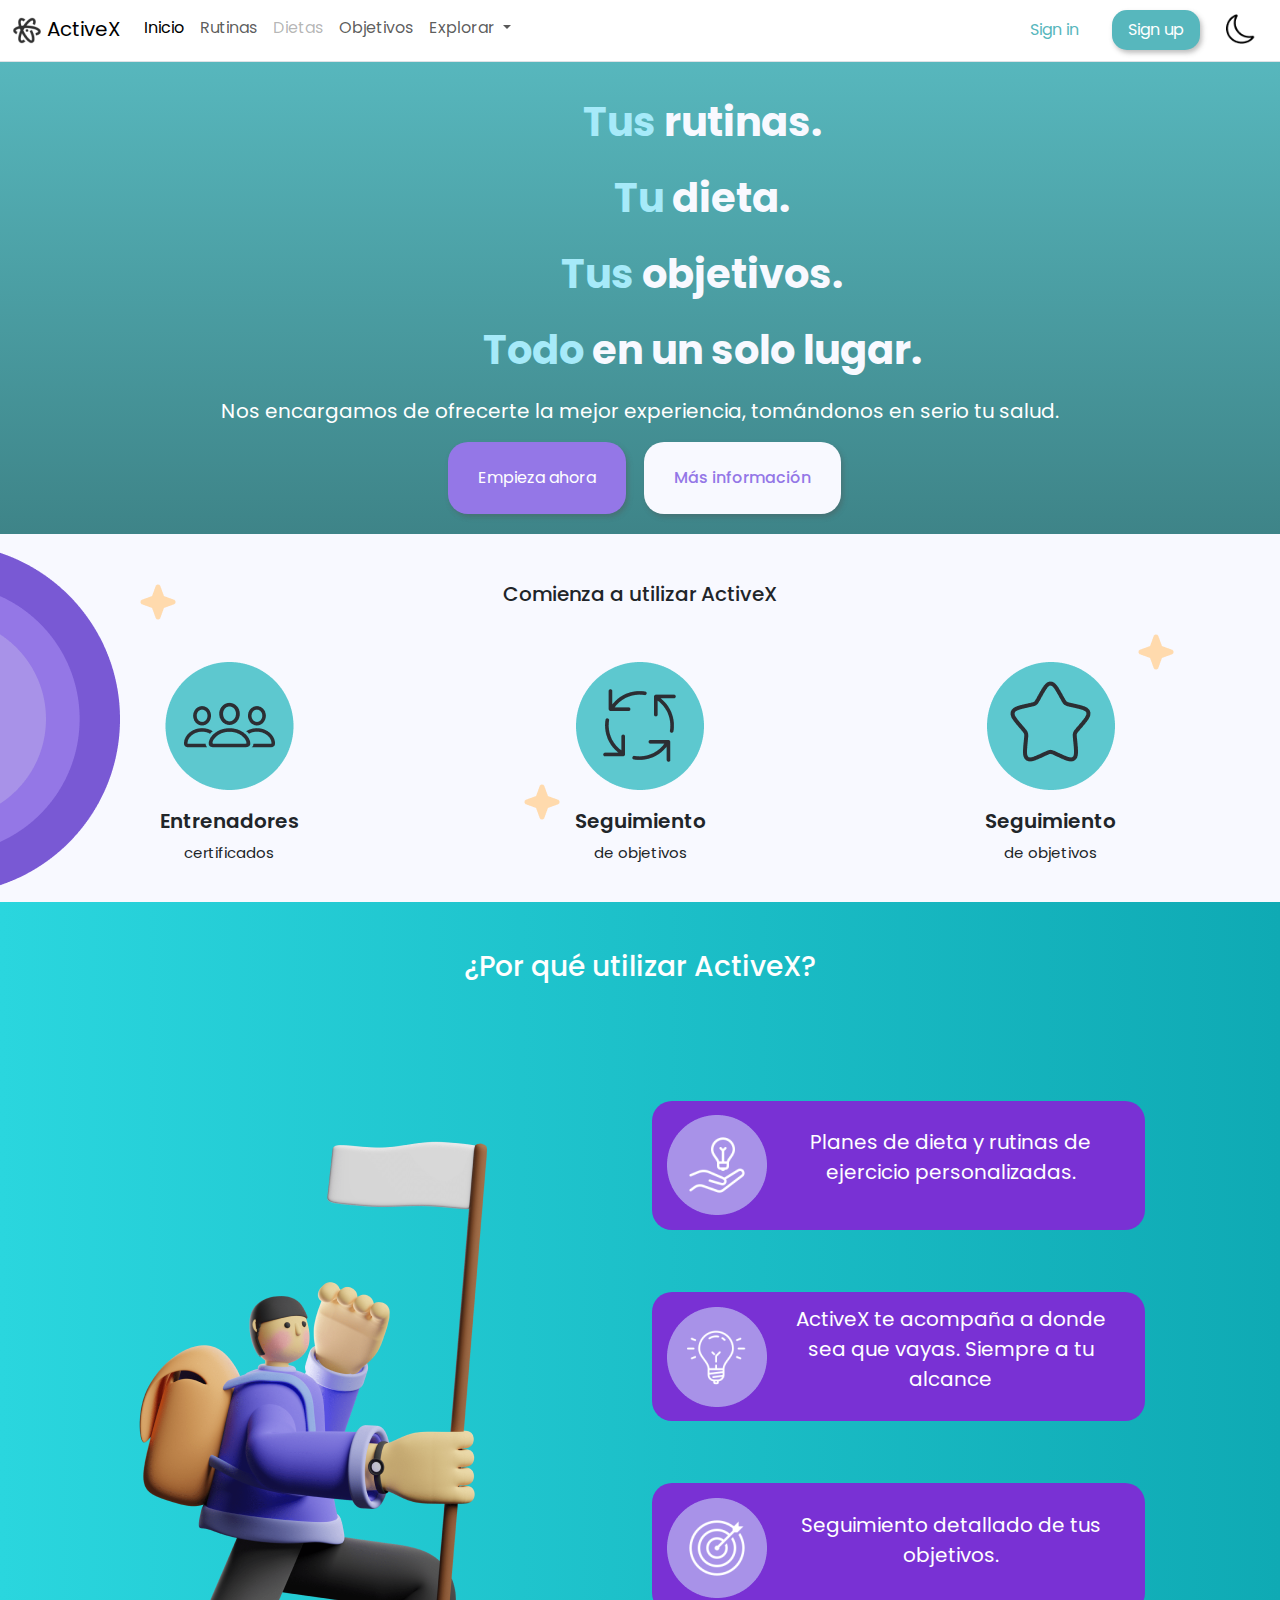
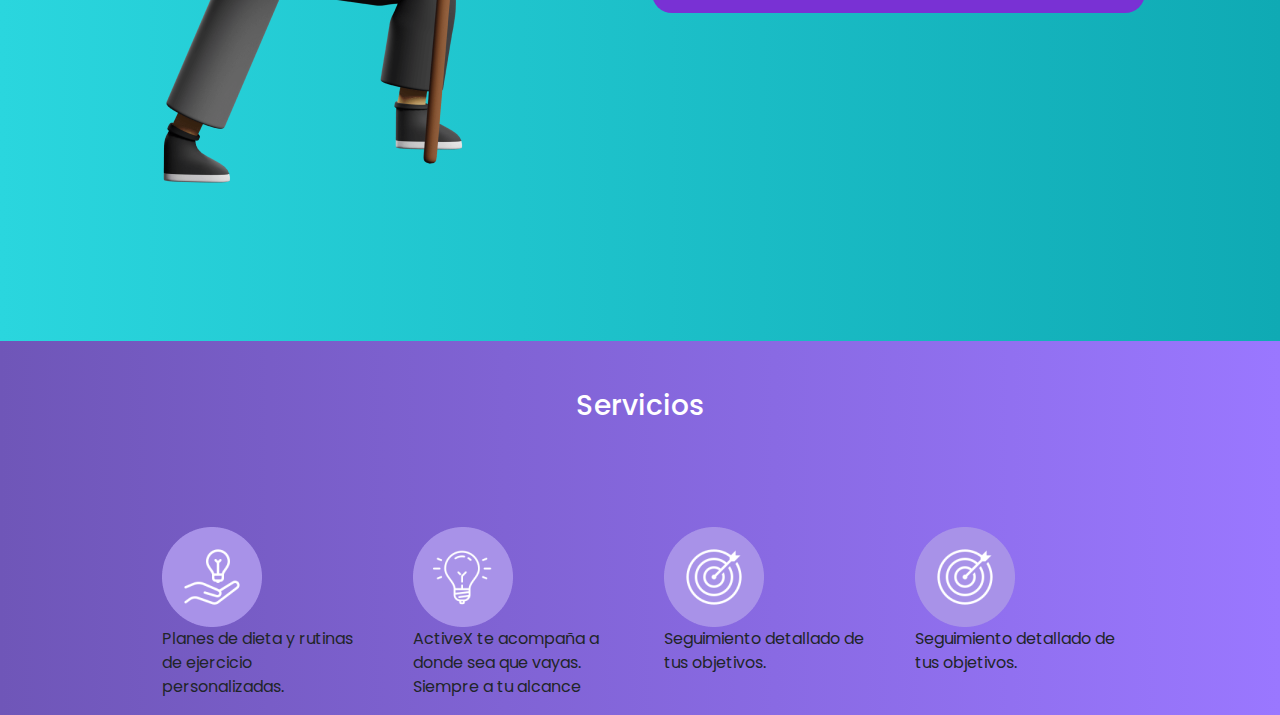
<file: index.html>
<!DOCTYPE html>
<html lang="en">
<head>
    <meta charset="UTF-8">
    <meta name="viewport" content="width=device-width, initial-scale=1.0">
    <title>ActiveX - Inicio</title>
    <!--CONEXIÓN CON BOOTSTRAP-->
    <link href="https://cdn.jsdelivr.net/npm/bootstrap@5.3.3/dist/css/bootstrap.min.css" rel="stylesheet" integrity="sha384-QWTKZyjpPEjISv5WaRU9OFeRpok6YctnYmDr5pNlyT2bRjXh0JMhjY6hW+ALEwIH" crossorigin="anonymous">
    <!--LINK A FUENTES-->
    <link rel="preconnect" href="https://fonts.googleapis.com">
    <link rel="preconnect" href="https://fonts.gstatic.com" crossorigin>
    <link href="https://fonts.googleapis.com/css2?family=Poppins:ital,wght@0,100;0,200;0,300;0,400;0,500;0,600;0,700;0,800;0,900;1,100;1,200;1,300;1,400;1,500;1,600;1,700;1,800;1,900&display=swap" rel="stylesheet">
    <!--LINK AL ÍCONO DE LA PÁGINA-->
    <link rel="icon" type="image/png" href="assets/img/Logo.png">
    <!--LINK A CSS PRINCIPALES-->
    <link rel="stylesheet" href="assets/css/main.css">
    <link rel="stylesheet" href="assets/css/light-mode.css">
    <link rel="stylesheet" href="assets/css/dark-mode.css">
    <!--LINK A CSS ESPECÍFICO-->
    <link rel="stylesheet" href="assets/css/index.css">
    <!--CONEXIÓN CON LOS SCRIPTS-->
    <script src="assets/js/main.js"></script>
</head>
<body>
    <!--NAVBAR-->
    <nav class="navbar navbar-expand-lg border-bottom navbar1 light-mode">
        <div class="container-fluid">
          <a class="navbar-brand" href="index.html"><img src="assets/img/Logo.png" alt=""> ActiveX</a>
          <button class="navbar-toggler" type="button" data-bs-toggle="offcanvas" data-bs-target="#offcanvasNavbar" aria-controls="offcanvasNavbar" aria-label="Toggle navigation">
            <span class="navbar-toggler-icon"></span>
          </button>
          <div class="offcanvas offcanvas-end" tabindex="-1" id="offcanvasNavbar" aria-labelledby="offcanvasNavbarLabel">
            <div class="offcanvas-header">
              <h5 class="offcanvas-title" id="offcanvasNavbarLabel">ActiveX</h5>
              <button type="button" class="btn-close" data-bs-dismiss="offcanvas" aria-label="Close"></button>
            </div>
            <div class="offcanvas-body">
            <ul  class="navbar-nav justify-content-start flex-grow-1 pe-3">
              <li class="nav-item">
                <a class="nav-link active" aria-current="page" href="index.html">Inicio</a>
              </li>
              <li class="nav-item ">
                <a class="nav-link nav-link-hover" href="/views/rutinas.html">Rutinas</a>
              </li>
              <li class="nav-item">
                <a class="nav-link disabled" href="#">Dietas</a>
              </li>
              <li class="nav-item">
                <a class="nav-link" href="/views/objetivos.html">Objetivos</a>
              </li>
              <li class="nav-item dropdown">
                <a class="nav-link dropdown-toggle" href="#" role="button" data-bs-toggle="dropdown" aria-expanded="false">
                  Explorar
                </a>
                <ul class="dropdown-menu">
                  <li><a class="dropdown-item disabled" href="#">Entrenadores</a></li>
                  <li><a class="dropdown-item disabled" href="#">Nutriólogos</a></li>
                  <li><hr class="dropdown-divider"></li>
                  <li><a class="dropdown-item" href="index.html">Quiénes somos</a></li>
                  <li><a class="dropdown-item" href="#">Contáctanos</a></li>
                </ul>
              </li>
            </ul>
            <div class="sesionBtns">
                <a class="btn btnSignIn mx-3" id="btnUno"  href="/views/login.html" role="button" rel="noreferrer">Sign in</a>
                <button class="btnSignUp px-3 py-2" type="submit">Sign up</button>
                <button onclick="modoOscuro()" class="btn btnTemaOscuro"><img class="imgLuna" src="assets/img/moon.png" alt=""></button>
            </div>
          </div>
        </div>
      </nav>
    
    <!--PRESENTACIÓN-->
        <div class="container-fluid containerPresentacion row justify-content-center" id="containerPresentacion">
            <div class="col-xl-7 col-md-6 col-sm-3  colSaly">
                <img class="saly1" src="assets/img/saly1.png" alt="">
            </div>
            <div class="col-xl-5 col-md-8 col-sm-12 colPresentacion">
             <p class="presentacion"><b><span class="primerPalabra">Tus</span> rutinas.</b></p>
                <p class="presentacion"><b><span class="primerPalabra">Tu</span> dieta.</b></p>
                <p class="presentacion"><b><span class="primerPalabra">Tus</span> objetivos.</b></p>
                <p class="presentacion"><b><span class="primerPalabra">Todo</span> en un solo lugar.</b></p> 
                <div class="w-100 justify-content-center">
                    <p class="text-white info1" style="font-size: 20px;max-width: 100%;">Nos encargamos de ofrecerte la mejor experiencia, tomándonos en serio tu salud.</p>  
                </div>
                <div class="containerBtns d-flex">
                    <button class="btnEmpiezaAhora py-4 mx-2">
                        Empieza ahora
                    </button>
                    <button class="btnMasInfo py-4">
                        Más información
                    </button>
                </div>
            </div>
        </div>

    <!--CARACTERÍSTICAS-->
            <div class="container-fluid containerComienza">
                <img src="assets/img/Circle.png" class="circulos" style="position: absolute;margin-left: -15px;margin-top: 10px;" alt="">
                <img src="assets/img/Vector.png" style="position: absolute;margin: 50px 10% auto;" alt="">
                <img src="assets/img/Vector.png" style="position: absolute;margin: 250px 40% auto;" alt="">
                <img src="assets/img/Vector.png" style="position: absolute;margin: 100px 88% auto;" alt="">
                <h5 class="pt-5 pb-5 text-center">Comienza a utilizar ActiveX</h5>
                <div class="containerVentajas container" >
                    
                    <div class="col-xl col-sm col-md-3 contImg">
                        <img class="v" src="assets/img/v1.png">
                        <p class="mt-3 titVentajas">Entrenadores <br><span class="subtitVentajas">certificados</span></p>
                    </div>
                    <div class="col-xl col-sm col-md-3 contImg">
                        <img class="v" src="assets/img/v2.png">
                        <p class="mt-3 titVentajas">Seguimiento <br><span class="subtitVentajas">de objetivos</span></p>
                    </div>
                    <div class="col-xl col-sm col-md-3 contImg">
                        <img class="v" src="assets/img/v3.png">
                        <p class="mt-3 titVentajas">Seguimiento <br><span class="subtitVentajas">de objetivos</span></p>
                    </div>
                </div>
            </div>

            <!--POR QUÉ UTILIZAR ACTIVEX-->
            <div class="container-fluid containerPorque">
                <h3 class="pt-5 pb-5 text-center text-white">¿Por qué utilizar ActiveX?</h3>
                <div class="row">
                    <div class="col text-center"><img class="saly15" src="assets/img/Saly-15.png" alt="">
                    </div>
                    <div class="col-xl col-sm-12 text-center colInfo1">
                        <div class="infoPorque"><img src="assets/img/Frame 4873.png" class="img" alt=""><p class="text-white pInfoPorque">Planes de dieta y rutinas de ejercicio personalizadas.</p></div>
                        <div class="infoPorque"><img src="assets/img/Frame 4874.png" class="img" alt=""><p class="text-white  pInfoPorque">ActiveX te acompaña a donde sea que vayas. Siempre a tu alcance</p></div>
                        <div class="infoPorque"><img src="assets/img/Frame 4875.png" class="img" alt=""><p class="text-white  pInfoPorque">Seguimiento detallado de tus objetivos.</p></div>
                    </div>
                </div>
            </div>

            <!--SERVICIOS-->
            <div class="container-fluid containerServicios">
                <h3 class="pt-5 pb-5 text-center text-white">Servicios</h3>
                <div class="row g-5" style="width: 80%;margin: auto;">
                        <div class="col "><img src="assets/img/Frame 4873.png" class="img" alt=""><p ">Planes de dieta y rutinas de ejercicio personalizadas.</p></div>
                        <div class="col "><img src="assets/img/Frame 4874.png" class="img" alt=""><p >ActiveX te acompaña a donde sea que vayas. Siempre a tu alcance</p></div>
                        <div class="col "><img src="assets/img/Frame 4875.png" class="img" alt=""><p >Seguimiento detallado de tus objetivos.</p></div>
                        <div class="col "><img src="assets/img/Frame 4875.png" class="img" alt=""><p>Seguimiento detallado de tus objetivos.</p></div>
                    </div>
                </div>
            </div>
            
    
            <!--SCRIPTS DE BOOTSTRAP-->
            <script src="https://cdn.jsdelivr.net/npm/@popperjs/core@2.11.8/dist/umd/popper.min.js" integrity="sha384-I7E8VVD/ismYTF4hNIPjVp/Zjvgyol6VFvRkX/vR+Vc4jQkC+hVqc2pM8ODewa9r" crossorigin="anonymous"></script>
            <script src="https://cdn.jsdelivr.net/npm/bootstrap@5.3.3/dist/js/bootstrap.min.js" integrity="sha384-0pUGZvbkm6XF6gxjEnlmuGrJXVbNuzT9qBBavbLwCsOGabYfZo0T0to5eqruptLy" crossorigin="anonymous"></script>
</body>
</html>
</file>
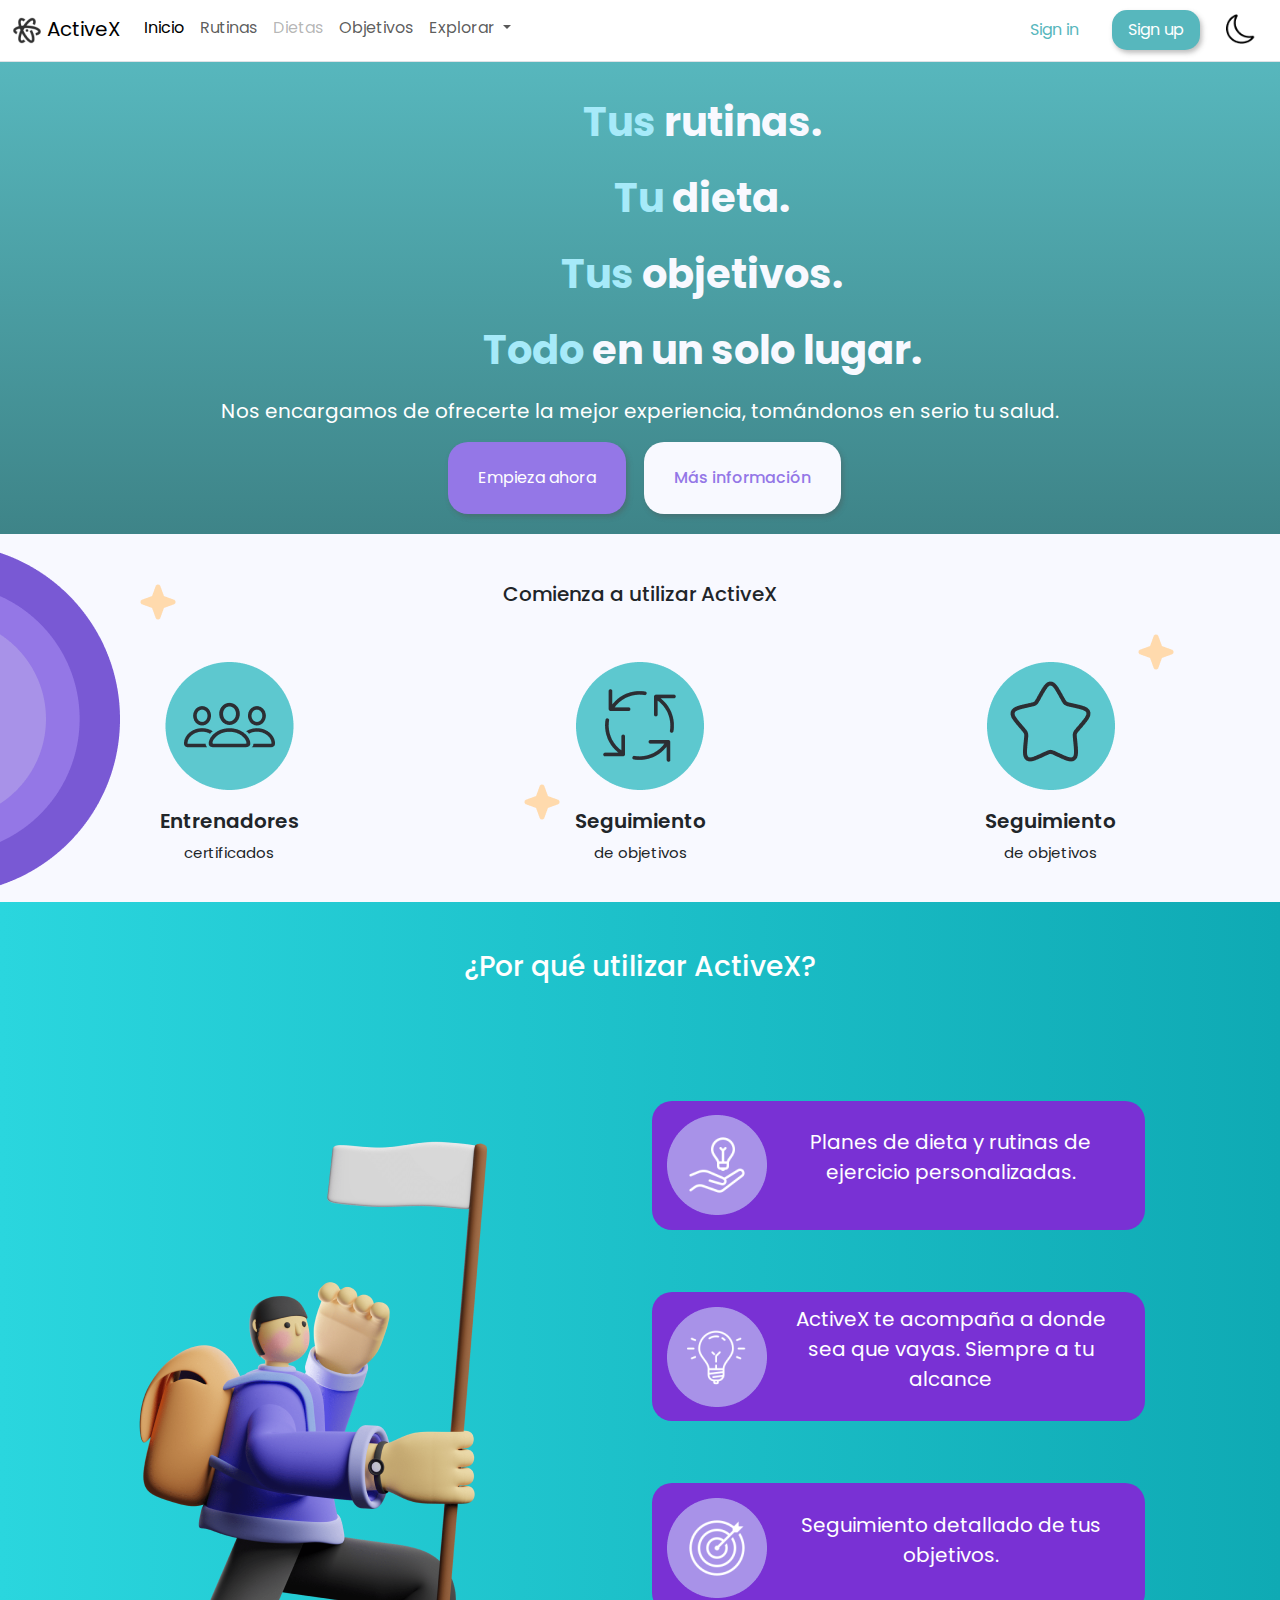
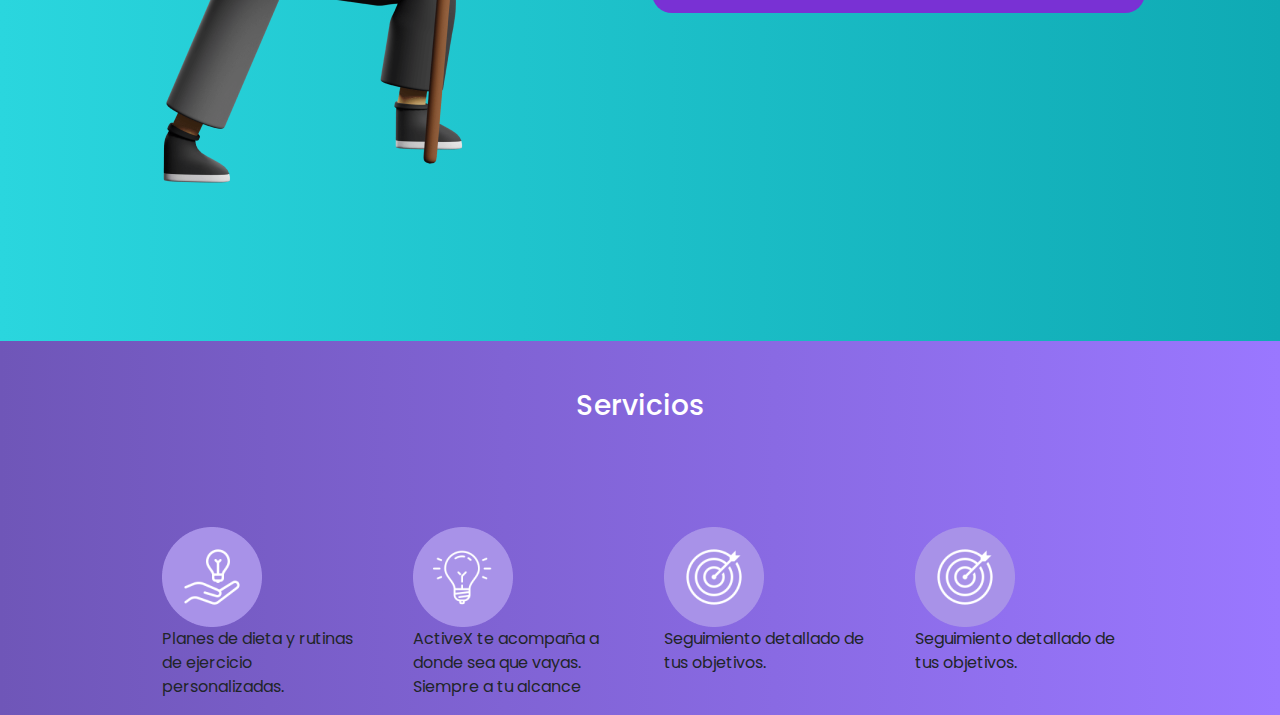
<file: views/index.html>
<!DOCTYPE html>
<html lang="en">
<head>
    <meta charset="UTF-8">
    <meta name="viewport" content="width=device-width, initial-scale=1.0">
    <title>ActiveX - Inicio</title>
    <!--CONEXIÓN CON BOOTSTRAP-->
    <link href="https://cdn.jsdelivr.net/npm/bootstrap@5.3.3/dist/css/bootstrap.min.css" rel="stylesheet" integrity="sha384-QWTKZyjpPEjISv5WaRU9OFeRpok6YctnYmDr5pNlyT2bRjXh0JMhjY6hW+ALEwIH" crossorigin="anonymous">
    <!--LINK A FUENTES-->
    <link rel="preconnect" href="https://fonts.googleapis.com">
    <link rel="preconnect" href="https://fonts.gstatic.com" crossorigin>
    <link href="https://fonts.googleapis.com/css2?family=Poppins:ital,wght@0,100;0,200;0,300;0,400;0,500;0,600;0,700;0,800;0,900;1,100;1,200;1,300;1,400;1,500;1,600;1,700;1,800;1,900&display=swap" rel="stylesheet">
    <!--LINK AL ÍCONO DE LA PÁGINA-->
    <link rel="icon" type="image/png" href="/assets/img/Logo.png">
    <!--LINK A CSS PRINCIPALES-->
    <link rel="stylesheet" href="/assets/css/main.css">
    <link rel="stylesheet" href="/assets/css/light-mode.css">
    <link rel="stylesheet" href="/assets/css/dark-mode.css">
    <!--LINK A CSS ESPECÍFICO-->
    <link rel="stylesheet" href="/assets/css/index.css">
    <!--CONEXIÓN CON LOS SCRIPTS-->
    <script src="/assets/js/main.js"></script>
</head>
<body>
    <!--NAVBAR-->
    <nav class="navbar navbar-expand-lg border-bottom navbar1 light-mode">
        <div class="container-fluid">
          <a class="navbar-brand" href="index.html"><img src="/assets/img/Logo.png" alt=""> ActiveX</a>
          <button class="navbar-toggler" type="button" data-bs-toggle="offcanvas" data-bs-target="#offcanvasNavbar" aria-controls="offcanvasNavbar" aria-label="Toggle navigation">
            <span class="navbar-toggler-icon"></span>
          </button>
          <div class="offcanvas offcanvas-end" tabindex="-1" id="offcanvasNavbar" aria-labelledby="offcanvasNavbarLabel">
            <div class="offcanvas-header">
              <h5 class="offcanvas-title" id="offcanvasNavbarLabel">ActiveX</h5>
              <button type="button" class="btn-close" data-bs-dismiss="offcanvas" aria-label="Close"></button>
            </div>
            <div class="offcanvas-body">
            <ul  class="navbar-nav justify-content-start flex-grow-1 pe-3">
              <li class="nav-item">
                <a class="nav-link active" aria-current="page" href="index.html">Inicio</a>
              </li>
              <li class="nav-item ">
                <a class="nav-link nav-link-hover" href="rutinas.html">Rutinas</a>
              </li>
              <li class="nav-item">
                <a class="nav-link disabled" href="#">Dietas</a>
              </li>
              <li class="nav-item">
                <a class="nav-link" href="#">Objetivos</a>
              </li>
              <li class="nav-item dropdown">
                <a class="nav-link dropdown-toggle" href="#" role="button" data-bs-toggle="dropdown" aria-expanded="false">
                  Explorar
                </a>
                <ul class="dropdown-menu">
                  <li><a class="dropdown-item disabled" href="#">Entrenadores</a></li>
                  <li><a class="dropdown-item disabled" href="#">Nutriólogos</a></li>
                  <li><hr class="dropdown-divider"></li>
                  <li><a class="dropdown-item" href="index.html">Quiénes somos</a></li>
                  <li><a class="dropdown-item" href="#">Contáctanos</a></li>
                </ul>
              </li>
            </ul>
            <div class="sesionBtns">
                <a class="btn btnSignIn mx-3" id="btnUno"  href="login.html" role="button" rel="noreferrer">Sign in</a>
                <button class="btnSignUp px-3 py-2" type="submit">Sign up</button>
                <button onclick="modoOscuro()" class="btn btnTemaOscuro"><img class="imgLuna" src="/assets/img/moon.png" alt=""></button>
            </div>
          </div>
        </div>
      </nav>
    
    <!--PRESENTACIÓN-->
        <div class="container-fluid containerPresentacion row justify-content-center" id="containerPresentacion">
            <div class="col-xl-7 col-md-6 col-sm-3  colSaly">
                <img class="saly1" src="/assets/img/saly1.png" alt="">
            </div>
            <div class="col-xl-5 col-md-8 col-sm-12 colPresentacion">
             <p class="presentacion"><b><span class="primerPalabra">Tus</span> rutinas.</b></p>
                <p class="presentacion"><b><span class="primerPalabra">Tu</span> dieta.</b></p>
                <p class="presentacion"><b><span class="primerPalabra">Tus</span> objetivos.</b></p>
                <p class="presentacion"><b><span class="primerPalabra">Todo</span> en un solo lugar.</b></p> 
                <div class="w-100 justify-content-center">
                    <p class="text-white info1" style="font-size: 20px;max-width: 100%;">Nos encargamos de ofrecerte la mejor experiencia, tomándonos en serio tu salud.</p>  
                </div>
                <div class="containerBtns d-flex">
                    <button class="btnEmpiezaAhora py-4 mx-2">
                        Empieza ahora
                    </button>
                    <button class="btnMasInfo py-4">
                        Más información
                    </button>
                </div>
            </div>
        </div>

    <!--CARACTERÍSTICAS-->
            <div class="container-fluid containerComienza">
                <img src="/assets/img/Circle.png" class="circulos" style="position: absolute;margin-left: -15px;margin-top: 10px;" alt="">
                <img src="/assets/img/Vector.png" style="position: absolute;margin: 50px 10% auto;" alt="">
                <img src="/assets/img/Vector.png" style="position: absolute;margin: 250px 40% auto;" alt="">
                <img src="/assets/img/Vector.png" style="position: absolute;margin: 100px 88% auto;" alt="">
                <h5 class="pt-5 pb-5 text-center">Comienza a utilizar ActiveX</h5>
                <div class="containerVentajas container" >
                    
                    <div class="col-xl col-sm col-md-3 contImg">
                        <img class="v" src="/assets/img/v1.png">
                        <p class="mt-3 titVentajas">Entrenadores <br><span class="subtitVentajas">certificados</span></p>
                    </div>
                    <div class="col-xl col-sm col-md-3 contImg">
                        <img class="v" src="/assets/img/v2.png">
                        <p class="mt-3 titVentajas">Seguimiento <br><span class="subtitVentajas">de objetivos</span></p>
                    </div>
                    <div class="col-xl col-sm col-md-3 contImg">
                        <img class="v" src="/assets/img/v3.png">
                        <p class="mt-3 titVentajas">Seguimiento <br><span class="subtitVentajas">de objetivos</span></p>
                    </div>
                </div>
            </div>

            <!--POR QUÉ UTILIZAR ACTIVEX-->
            <div class="container-fluid containerPorque">
                <h3 class="pt-5 pb-5 text-center text-white">¿Por qué utilizar ActiveX?</h3>
                <div class="row">
                    <div class="col text-center"><img class="saly15" src="/assets/img/Saly-15.png" alt="">
                    </div>
                    <div class="col-xl col-sm-12 text-center colInfo1">
                        <div class="infoPorque"><img src="/assets/img/Frame 4873.png" class="img" alt=""><p class="text-white pInfoPorque">Planes de dieta y rutinas de ejercicio personalizadas.</p></div>
                        <div class="infoPorque"><img src="/assets/img/Frame 4874.png" class="img" alt=""><p class="text-white  pInfoPorque">ActiveX te acompaña a donde sea que vayas. Siempre a tu alcance</p></div>
                        <div class="infoPorque"><img src="/assets/img/Frame 4875.png" class="img" alt=""><p class="text-white  pInfoPorque">Seguimiento detallado de tus objetivos.</p></div>
                    </div>
                </div>
            </div>

            <!--SERVICIOS-->
            <div class="container-fluid containerServicios">
                <h3 class="pt-5 pb-5 text-center text-white">Servicios</h3>
                <div class="row g-5" style="width: 80%;margin: auto;">
                        <div class="col "><img src="/assets/img/Frame 4873.png" class="img" alt=""><p ">Planes de dieta y rutinas de ejercicio personalizadas.</p></div>
                        <div class="col "><img src="/assets/img/Frame 4874.png" class="img" alt=""><p >ActiveX te acompaña a donde sea que vayas. Siempre a tu alcance</p></div>
                        <div class="col "><img src="/assets/img/Frame 4875.png" class="img" alt=""><p >Seguimiento detallado de tus objetivos.</p></div>
                        <div class="col "><img src="/assets/img/Frame 4875.png" class="img" alt=""><p>Seguimiento detallado de tus objetivos.</p></div>
                    </div>
                </div>
            </div>
            
    
            <!--SCRIPTS DE BOOTSTRAP-->
            <script src="https://cdn.jsdelivr.net/npm/@popperjs/core@2.11.8/dist/umd/popper.min.js" integrity="sha384-I7E8VVD/ismYTF4hNIPjVp/Zjvgyol6VFvRkX/vR+Vc4jQkC+hVqc2pM8ODewa9r" crossorigin="anonymous"></script>
            <script src="https://cdn.jsdelivr.net/npm/bootstrap@5.3.3/dist/js/bootstrap.min.js" integrity="sha384-0pUGZvbkm6XF6gxjEnlmuGrJXVbNuzT9qBBavbLwCsOGabYfZo0T0to5eqruptLy" crossorigin="anonymous"></script>
</body>
</html>
</file>
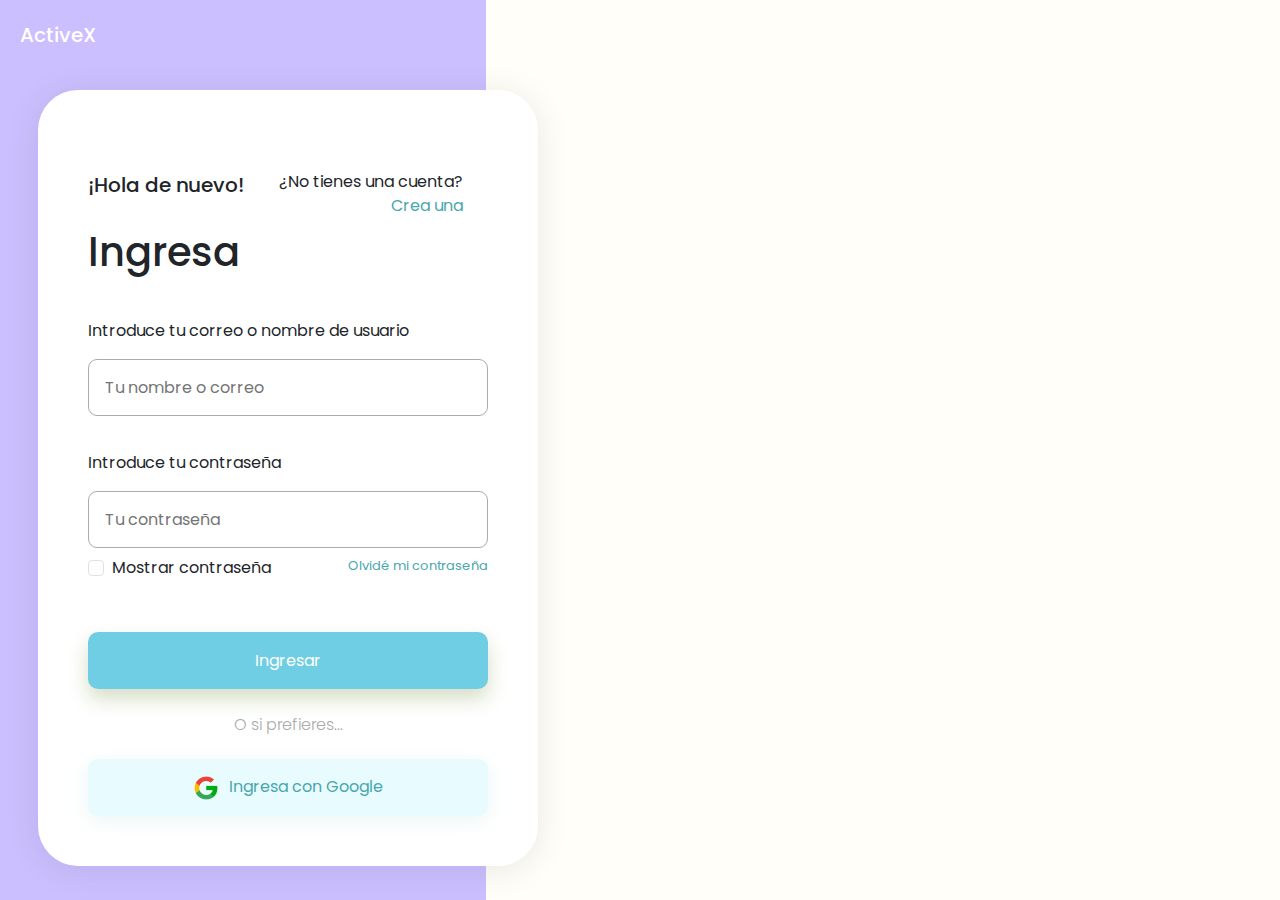
<file: views/login.html>
<!DOCTYPE html>
<html lang="en">
<head>
    <meta charset="UTF-8" />
    <meta name="viewport" content="width=device-width, initial-scale=1.0" />
    <title>ActiveX - Iniciar Sesión</title>
    <link href="https://cdn.jsdelivr.net/npm/bootstrap@5.3.3/dist/css/bootstrap.min.css" rel="stylesheet" integrity="sha384-QWTKZyjpPEjISv5WaRU9OFeRpok6YctnYmDr5pNlyT2bRjXh0JMhjY6hW+ALEwIH" crossorigin="anonymous" />
    <link rel="preconnect" href="https://fonts.googleapis.com">
    <link rel="preconnect" href="https://fonts.gstatic.com" crossorigin>
    <link href="https://fonts.googleapis.com/css2?family=Poppins:ital,wght@0,100;0,200;0,300;0,400;0,500;0,600;0,700;0,800;0,900;1,100;1,200;1,300;1,400;1,500;1,600;1,700;1,800;1,900&display=swap" rel="stylesheet">
    <link rel="stylesheet" href="/assets/css/login.css" />
    <script src="/assets/js/main.js"></script>
    
</head>
<body>
    <div class="colMorada">
        <p class="brandActiveX">ActiveX</p>
        <img class="salyDiscover mt-5 px-1" src="/assets/img/Saly-discover.png" alt="">
    </div>
    <div class="colBlanca">
        <img class="salySitting" src="/assets/img/Saly-sitting.png" alt="">
    </div>
    <div class="container-login">
        <div class="container-contenidoLogin">
            <div class="justify-content-between d-flex">
                <p class="encabezadoLogin saludoLogin">¡Hola de nuevo!</p>
                <p class="encabezadoLogin preguntaLogin text-end">¿No tienes una cuenta? <br><a style="color: var(--azul-aqua);text-decoration: none;" href="signUp.html">Crea una</a></p>
            </div>
            <div>
                <h1 class="ingresaTit">Ingresa</h1>
            </div>
            <div class="container-datos container-correoNombre">
                <p>
                    Introduce tu correo o nombre de usuario
                </p>
                <input class="fieldNombre field" placeholder="Tu nombre o correo" type="email">
            </div>
            <div class="container-datos container-contraseña">
                <p>
                    Introduce tu contraseña
                </p>
                <input class="fieldContraseña field" id="fieldContraseña1" placeholder="Tu contraseña" type="password">
                <div class="form-check pt-2 d-flex">
                <input class="form-check-input checkMostrar" type="checkbox" id="checkMostrar" onclick="mostrar('fieldContraseña1')"><label class="form-check-label px-2" for="checkMostrar">Mostrar contraseña</label>
                <a href="reset.html" class="olvidoContraseña text-end">
                    Olvidé mi contraseña
                </a>
                </div>
            </div>
            <div>
                <a href="registroInfo.html">
                    <button class="btnIngresar">
                        Ingresar
                     </button>
                </a>
                
            </div>
            <div class="mt-4">  
                <p class="text-center prefieresTxt">O si prefieres...</p>
            </div>
            <div>
                <button class="btnGoogle">
                    <div class="d-flex justify-content-center" style="gap:10px">
                        <img src="/assets/img/google.png" alt="">
                        Ingresa con Google
                    </div>
                </button>
            </div>
        </div>
    </div>
    <!--SCRIPTS DE BOOTSTRAP-->
    <script src="https://cdn.jsdelivr.net/npm/@popperjs/core@2.11.8/dist/umd/popper.min.js" integrity="sha384-I7E8VVD/ismYTF4hNIPjVp/Zjvgyol6VFvRkX/vR+Vc4jQkC+hVqc2pM8ODewa9r" crossorigin="anonymous"></script>
    <script src="https://cdn.jsdelivr.net/npm/bootstrap@5.3.3/dist/js/bootstrap.min.js" integrity="sha384-0pUGZvbkm6XF6gxjEnlmuGrJXVbNuzT9qBBavbLwCsOGabYfZo0T0to5eqruptLy" crossorigin="anonymous"></script>
</body>
</html>
</file>
<file: assets/css/main.css>
/* ESTILOS GENERALES*/
body {
    width: 100%;
    font-family: "Poppins", sans-serif;
    margin: 0;
    padding: 0;
}

/* Estilos de la barra de navegación */
.navbarsita {
    background-color: var(--blanco-primary);
}

/* Estilos del botón de cambio de tema */
.btnTemaOscuro {
    cursor: pointer;
    border: none;
    background-color: transparent;
    margin-left: 10px;
}

.imgLuna {
    height: 30px;
    margin-bottom: 2.5px;
}

.btnUser {
    background-color: var(--azul);
    text-decoration: none;
    font-size: 16px;
    border-radius: 15px;
    border: none;
    box-shadow: 3px 3px 10px 0 rgba(145, 145, 145, 0.445);
}

/* Variables de color */
:root {
    --azul: rgb(87, 183, 189);
    --blanco-primary: rgb(248, 249, 255);
    --morado-intermedio: rgb(148, 119, 231);
}
</file>
<file: assets/css/light-mode.css>
/*********LIGHT MODE*********/
/* Estilos del scrollbar */
body::-webkit-scrollbar {
    width: 18px;
}

body::-webkit-scrollbar-track {
    background: var(--blanco-primary);
}

body::-webkit-scrollbar-thumb {
    background-color: var(--azul);
    
    border-radius: 2px;
    border: 3px solid var(--blanco-primary);
}
</file>
<file: assets/css/dark-mode.css>
/*******DARK MODE*******/
</file>
<file: assets/css/index.css>
/*ESTILOS DE LOS BOTONES DE INICIO DE SESIÓN*/
.btnSignIn {
    color: var(--azul);
    text-decoration: none;
    font-size: 16px;
}

.btnSignUp {
    border-radius: 15px;
    color: white;
    background-color: var(--azul);
    border: none;
    box-shadow: 2px 3px 5px rgba(82, 82, 82, 0.377);
}

.sesionBtns {
    font-family: "Poppins", sans-serif;
    font-weight: 500;
}

/* Estilos del contenedor de presentación */
.containerPresentacion {
    background-image: linear-gradient(to bottom, var(--azul), rgb(62, 132, 136));
    padding: 0;
    margin: 0;
    width: 100%;
}

.containerComienza {
    justify-content: center;
    align-items: center;
}

.saly1 {
    padding-left: 12%;
}

.colPresentacion {
    padding-top: 100px;
}

.presentacion {
    font-family: "Poppins", sans-serif;
    font-size: 61px;
    color: var(--blanco-primary);
    width: 100%;
}

.btnEmpiezaAhora {
    border-radius: 20px;
    color: white;
    background-color: var(--morado-intermedio);
    border: none;
    font-size: 16px;
    box-shadow: 2px 3px 5px rgba(82, 82, 82, 0.377);
    padding-left: 30px;
    padding-right: 30px;
}

.info1 {
    width: 650px;
    text-align: start;
}

.primerPalabra {
    color: rgb(166, 234, 249);
}

.btnMasInfo {
    border-radius: 20px;
    color: var(--morado-intermedio);
    font-weight: 500;
    background-color: var(--blanco-primary);
    border: none;
    font-size: 16px;
    box-shadow: 2px 3px 5px rgba(82, 82, 82, 0.377);
    padding-left: 30px;
    padding-right: 30px;
}

/* Estilos de los contenedores y elementos */
.containerComienza {
    background-color: var(--blanco-primary);
}

.containerVentajas {
    display: flex;
    margin: auto;
    justify-content: space-between;
    align-content: space-between;
    justify-items: auto;
    position: relative;
    max-width: 100%;
}

.contImg {
    position: relative;
    text-align: center;
    margin-bottom: 20px;
}

.titVentajas {
    font-size: 20px;
    font-weight: 600;
}

.subtitVentajas {
    font-size: 15px;
    font-weight: 400;
}

.containerVentajas p {
    text-align: center;
}

.containerVentajas img {
    margin: 0;
    padding: 0;
    border: 0;
}

.containerPorque {
    background-image: linear-gradient(  to right,rgb(42,214,222), rgb(15,170,180));
    align-content: space-between;
    justify-content: space-between;
}

.infoPorque {
    background-color: rgb(121,49,212);
    border-radius: 20px;
    display: flex;
    margin-top: 10%;
    align-items: center;
    width: 80%;
}

.pInfoPorque {
    text-align: center;
    font-size: 20px;
    padding-right: 5%;
}

.infoPorque .img {
    padding: 3%;
}

.containerServicios {
    background-image: linear-gradient(to left, rgb(154,119,255), rgb(111, 86, 184));
}

/* Media queries */
@media (max-width: 1720px) {
    .saly1 {
        margin-top: 50px;
    }
}

@media (max-width: 1380px) {
    .colSaly1,
    .saly1 {
        display: none;
    }
    .colPresentacion {
        width: 100%;
        padding-top: 30px;
    }

    .colPresentacion .presentacion {
        text-align: center;
    }

    .containerPresentacion {
        width: 100%;
    }

    .presentacion {
        font-size: 40px;
        padding-left: 10%;
    }

    .info1 {
        width: 100%;
        text-align: center;
    }

    .containerBtns {
        justify-content: center;
        width: 100%;
        padding-bottom: 20px;
        gap: 10px;
    }
}
@media (max-width: 1200px){
    .circulos {
        display: none;
    }

    .saly15 {
        display: none;
    }
    .infoPorque {
        margin-left: auto;
        margin-right: auto;
        margin-top: 0;
        margin-bottom: 90px;
    }

    .infoPorque .img {
        width: 140px;
    }
}
@media (max-width: 450px) {
    .colSaly1,
    .saly1 {
        display: none;
    }

    .colPresentacion {
        
        width: 100%;
        padding-top: 30px;
    }

    .colPresentacion .presentacion {
        text-align: start;
    }

    .containerPresentacion {
        width: 100%;
    }

    .presentacion {
        font-size: 40px;
        padding-left: 10%;
    }

    .info1 {
        width: 80%;
        text-align: center;
        margin-left: 40px;
    }

    .containerBtns {
        justify-content: center;
        width: 100%;
        padding-bottom: 20px;
        gap: 10px;
    }

    .btnEmpiezaAhora,
    .btnMasInfo {
        padding-left: 15px;
        padding-right: 15px;
    }
}

@media (max-width: 600px) {
    .v {
        width: 50%;
    }
    .titVentajas {
        font-size: 15px;
        font-weight: 600;
    }
    
    .subtitVentajas {
        font-size: 10px;
        font-weight: 400;
    }

    .pInfoPorque {
        font-size: 12px;
        margin-top: 10px;
    }
    .infoPorque .img {
        width: 80px;
    }
}

/*BREAKPOINT TABLET*/
@media (max-width: 768px) {
    .info1 {
        width: 80%;
        margin: auto;
        margin-bottom: 20px;
    }
}

/* Variables de color */
:root {
    --azul: rgb(87, 183, 189);
    --blanco-primary: rgb(248, 249, 255);
    --morado-intermedio: rgb(148, 119, 231);
}
</file>
<file: assets/css/login.css>
body {
    height: 100vh;
    display: flex;
    margin: 0; /* Agregar margen cero para evitar espacios innecesarios */
    font-family: "Poppins", sans-serif;
  }
  
  .colMorada {
    width: 38%;
    background-color: rgb(204, 191, 255);
    position: relative;
    height: 100%;
  }
  
  .colBlanca {
    width: 62%;
    background-color: var(--blanco-primary);
    position: relative;
    height: 100vh;
  }
  
  .container-login {
    border-radius: 40px;
    background-color: white;
    position: absolute;
    width: 80%; 
    max-width: 400px; 
    height: max-content;
    min-height: max-content;
    max-width: max-content;
    top: 10%; 
    left: 23%;
    box-shadow: 0 4px 35px rgba(2, 2, 2, 0.089);
    padding: 20px;
    display: flex;
  }
  
  .encabezadoLogin {
    padding-top: 30px;
    font-weight: 400;
    margin-bottom: 20px;
    padding-right: 25px;
  }

  .saludoLogin {
    font-size: 20px; 
    font-weight: 500;   
  }

  .preguntaLogin {
    font-size: 16px;
    padding-left: 10px;
    max-width: 60%;
  }

  .brandActiveX {
    padding: 20px;
    color: var(--blanco-primary);
    font-size: 20px;
    font-weight: 500;
  }

  .ingresaTit {
    margin-top: -10px;
    font-size: 55px;
  }

  .container-datos {
    padding-top: 35px;
  }

  .container-contenidoLogin {
    padding:30px;
  }

  .field {
    width: 100%;
    height: 57px;
    border: solid var(--gris-claro);
    border-radius: 9px;
    border-width: 1.5px;
    padding-left: 1em;
    font-size: 16px;
  }

  .fieldNombre:focus{
    border: solid var(--azul-marino);
    border-width: 1.5px;
    outline: none;
  }

  .fieldContraseña:focus{
    border: solid var(--azul-marino);
    border-width: 1.5px;
    outline: none;
  }

  .olvidoContraseña {
    color: var(--azul-aqua);
    font-size: 13px;
    margin-left: auto;
    cursor: pointer;
    text-decoration: none;
  }

  .btnIngresar {
    margin-top: 50px;
    width: 100%;
    height: 57px;
    border-radius: 10px;
    border: none;
    box-shadow: 0px 10px 19px 0 rgba(120, 147, 65, 0.301);
    background-color: var(--azul-cielo);
    color: var(--blanco-primary);
  }

  .btnGoogle {
    margin-top: 6px;
    width: 100%;
    height: 57px;
    border-radius: 10px;
    border: none;
    box-shadow: 0px 5px 20px 0 rgba(95, 183, 189, 0.123);
    background-color: rgb(232, 251, 255);
    color: var(--azul-aqua);
  }

  .salySitting {
    margin-left: 300px;
    margin-top: 430px;
  }
  .prefieresTxt {
    color: var(--gris-claro);
    font-weight: 300;
  }
  @media (max-width: 1900px) {
    
  
    .container-login {
      left: 3%; /* Cambiar el left a 10% en pantallas pequeñas y medianas */
      display: block;
      width: 90%;
    }

    .salyDiscover {
      display: none;
    }

    .ingresaTit {
      font-size: 40px;
    }

    .salySitting{
      display: none;
    }
    
  }

  @media (max-width: 457) {

    .container-login {
      left: 3%; /* Cambiar el left a 10% en pantallas pequeñas y medianas */
      display: block;
    }

    .salyDiscover {
      display: none;
    }

    
  }
  

  :root {
    --blanco-primary: rgb(255, 254, 249);
    --azul-aqua: rgb(73,167,173);
    --azul-marino: rgb(66,133,244);
    --azul-cielo: rgb(111,206,227);
    --gris-claro: rgb(171,171,171);
  }
</file>
